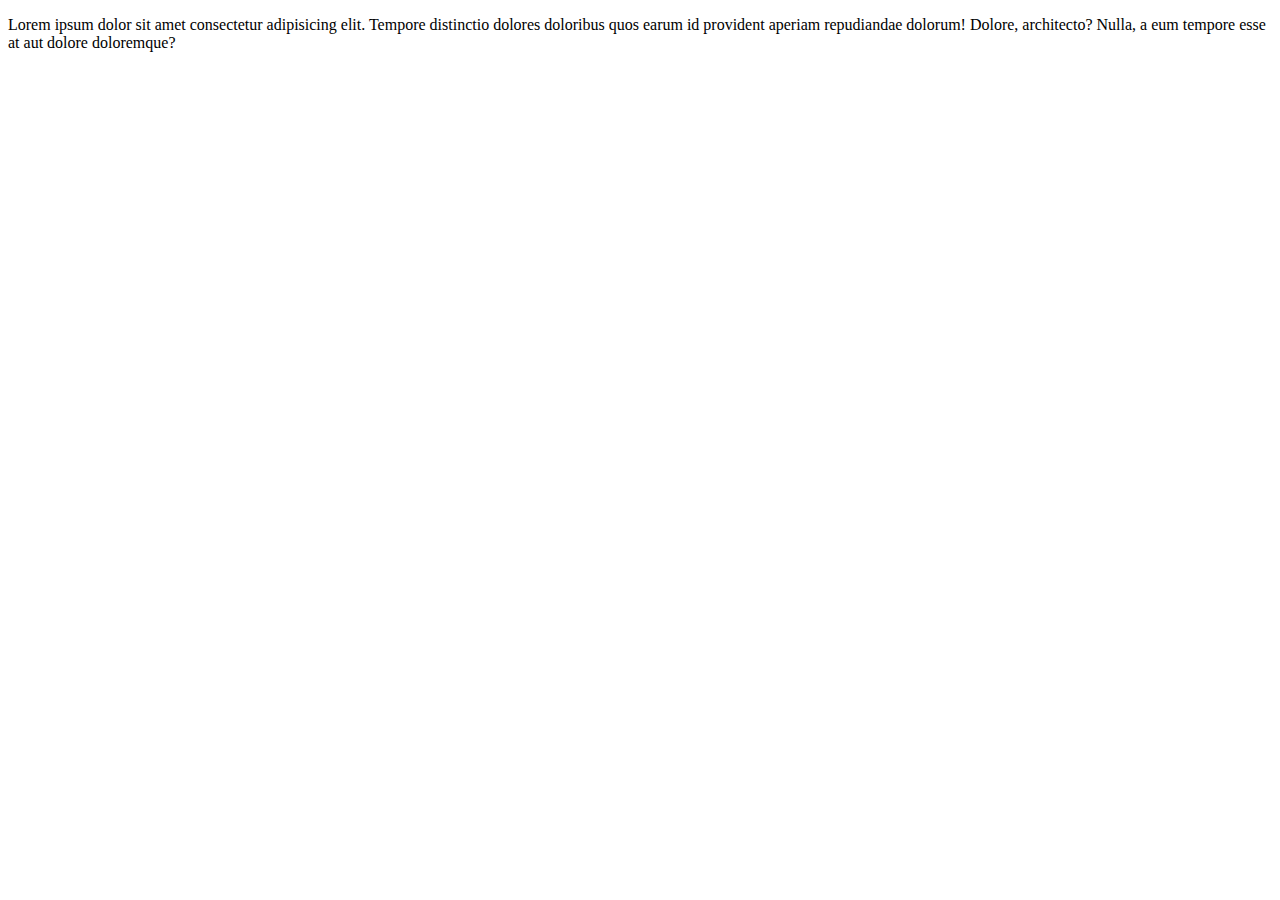
<file: Новая папка/html/index.html>
<!DOCTYPE html>
<html lang="en">
<head>
    <meta charset="UTF-8">
    <meta name="viewport" content="width=device-width, initial-scale=1.0">
    <title>моя первая страница</title>
</head>
<body>
    <p> Lorem ipsum dolor sit amet consectetur adipisicing elit. Tempore distinctio dolores doloribus quos earum id provident aperiam repudiandae dolorum! Dolore, architecto? Nulla, a eum tempore esse at aut dolore doloremque?</p>
</body>
</html>
</file>
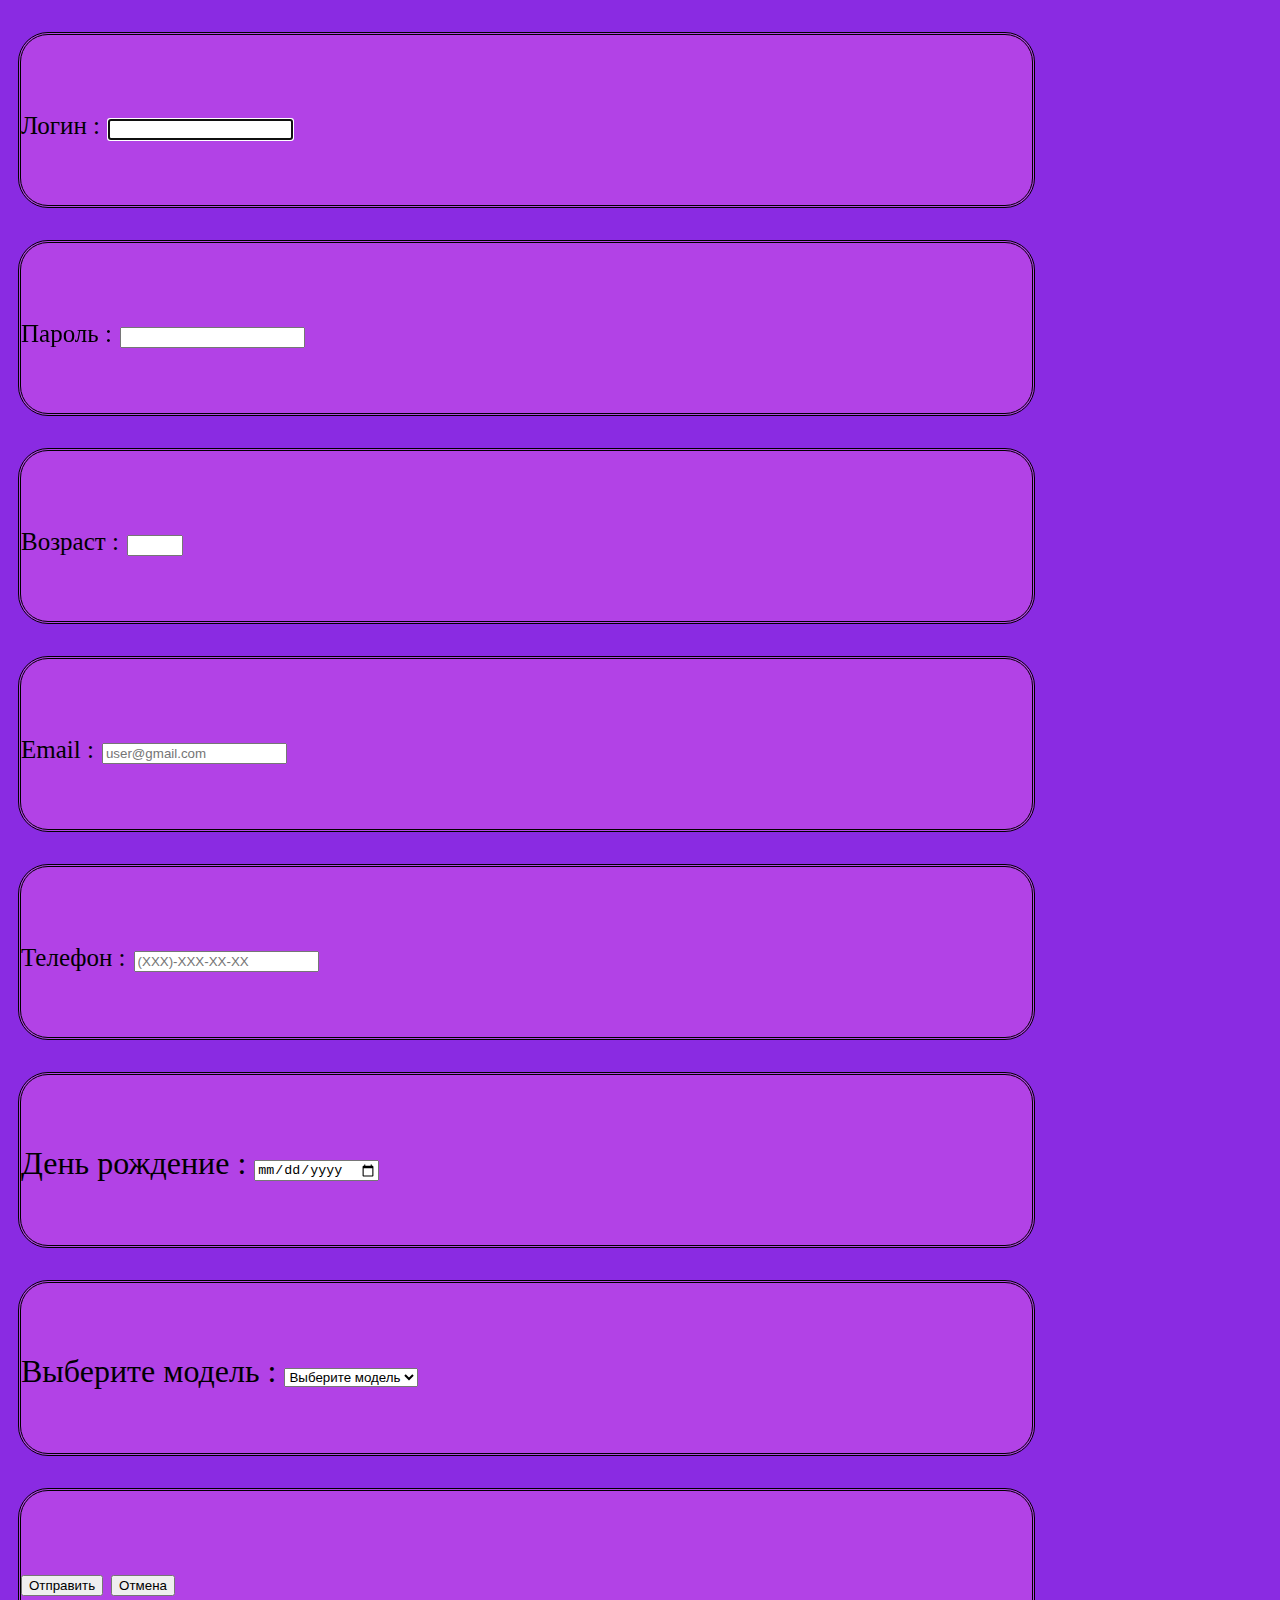
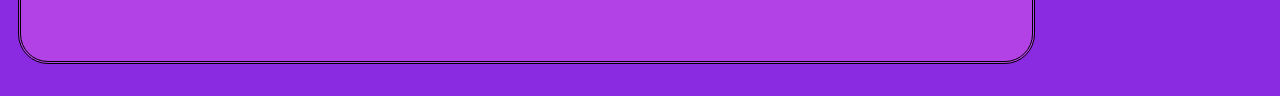
<file: Новая папка/html/index_1.html>
<!DOCTYPE html>
<html>
    <head>
        <title>Формы в HTML5</title>
        
        <style> 
            body {background-color: blueviolet;}
        </style>
        <link rel="stylesheet" type="text/css" href="style.css">
    </head>
    <body>
        <form method="post" action="example.php">
            <p>
                <label for="login" style="font-size:25px;">Логин :</label>
                <input  type="placeholder" name="login" id="login" autofocus/>
            </p>
            <p>
                <label for="password" style="font-size: 25px;">Пароль :</label>
                <input type="password" name="password" id="password" />
            </p>
            <p>
                <label for="age" style="font-size: 25px;">Возраст :</label>
            <input type="number" step="1" min="1" max="35" id="age" />
            </p>
            <p>
                <label for="email" style="font-size: 25px;">Email :</label>
                <input type="email" placeholder="user@gmail.com" id="email" name="email"/>
            </p>
            <p>
                <label for="phone" style="font-size: 25px;">Телефон :</label>
                <input type="tel" placeholder="(XXX)-XXX-XX-XX" id="phone" name="phone"/>
            </p>
            <p>
                <label for="date">День рождение :</label>
                <input type="date" id="date" name="data"/>
            </p>
            <p>
                <label for="model">Выберите модель :</label>
                <select id="model" name="model">
                    <option disabled selected> Выберите модель</option>
                    <optgroup label="Apple">
                    <option  value="iPhone 6s"> iPhone 6s</option>
                    <option  value="iPhone 6s plus"> iPhone 6s Plus</option>
                </optgroup>
                <optgroup label="Microsoft">
                    <option value="lumia 950"> Lumia 950</option>
                    <option value="nexus 5x"> Nexus 5x</option>
                    <option value="galaxy s7"> Galaxy s7</option>
                </optgroup>
                </select>
            </p>
            <p>
                <button type="submit" formmethod="get" 
                formaction="index.html">Отправить</button>
                <button type="reset">Отмена</button>
            </p>
        </form>
        
        
        
        <!-- <h2>Выберите технологии</h2>
        <p>
            <input type="checkbox" checked name="HTML5"/>HTML5
        </p>
        <p>
            <input type="checkbox" name="dotnet"/>.NET
        </p>
        <p>
            <input type="checkbox" name="Java"/>Java
        </p>
        <h2>Укажите пол</h2>
        <p>
            <input type="radio" value="man" checked name="gender"/> мужской 
        </p>
        <p>
            <input type="radio" value="woman" name="gender"/> женский
        </p> -->
        <!-- <input list="phoneslist" type="text" name="model" placeholder="Введите модель"/> -->
    <!-- <datalist id="phoneslist"> -->
        <!-- <option value="iPhone 6s" label="54000"/> -->
                <!-- <option value="Lumia 590">335000</option> -->
                <!-- <option value="Nexus 5x"/> --> 
            <!-- </datalist> -->
            <!-- <input type="password"/> -->
            <!-- <input type="password"/> -->
            <!-- <input type="radio"/> -->
            <!-- <input type="checkbox"/> -->
            <!-- <textarea></textarea> -->
            <!-- <input type="submit" value="Войти"/> -->
            <!-- <button>Войти</button> -->
            
        
    </body>
</html>
</file>
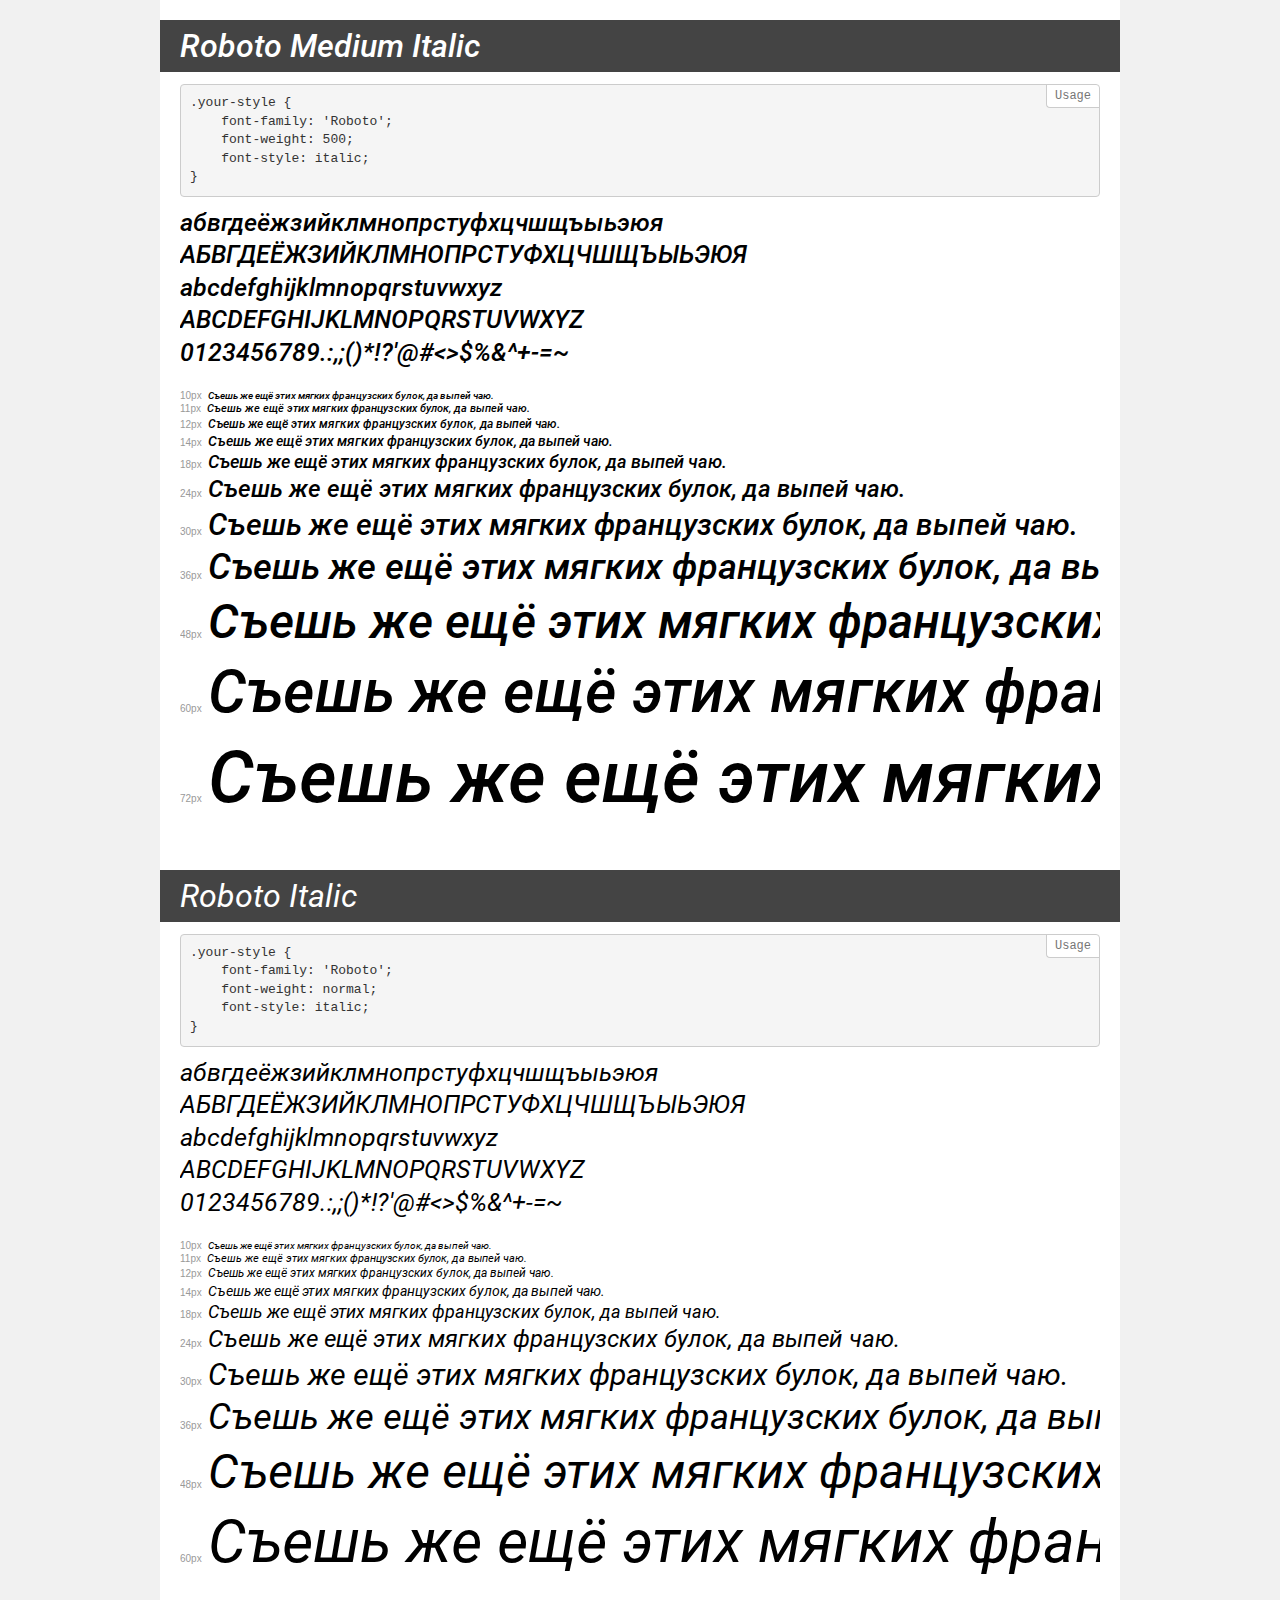
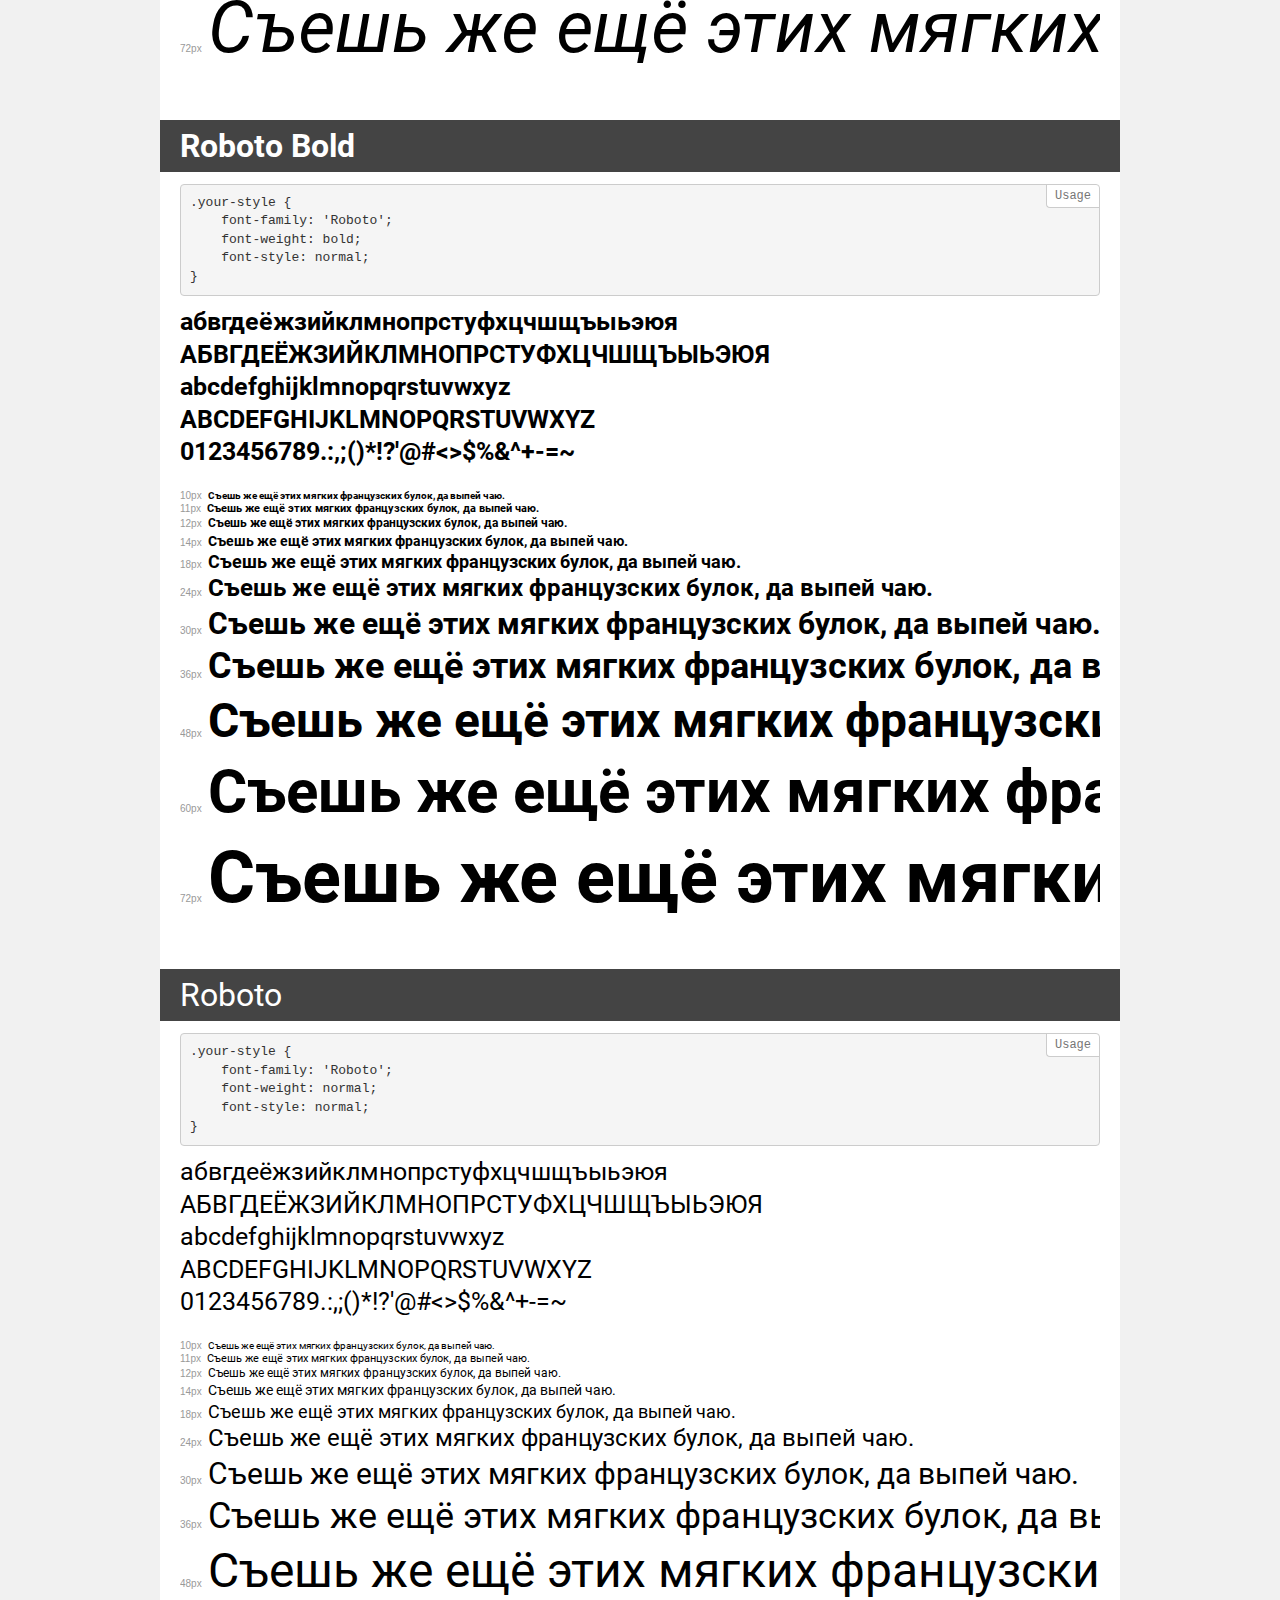
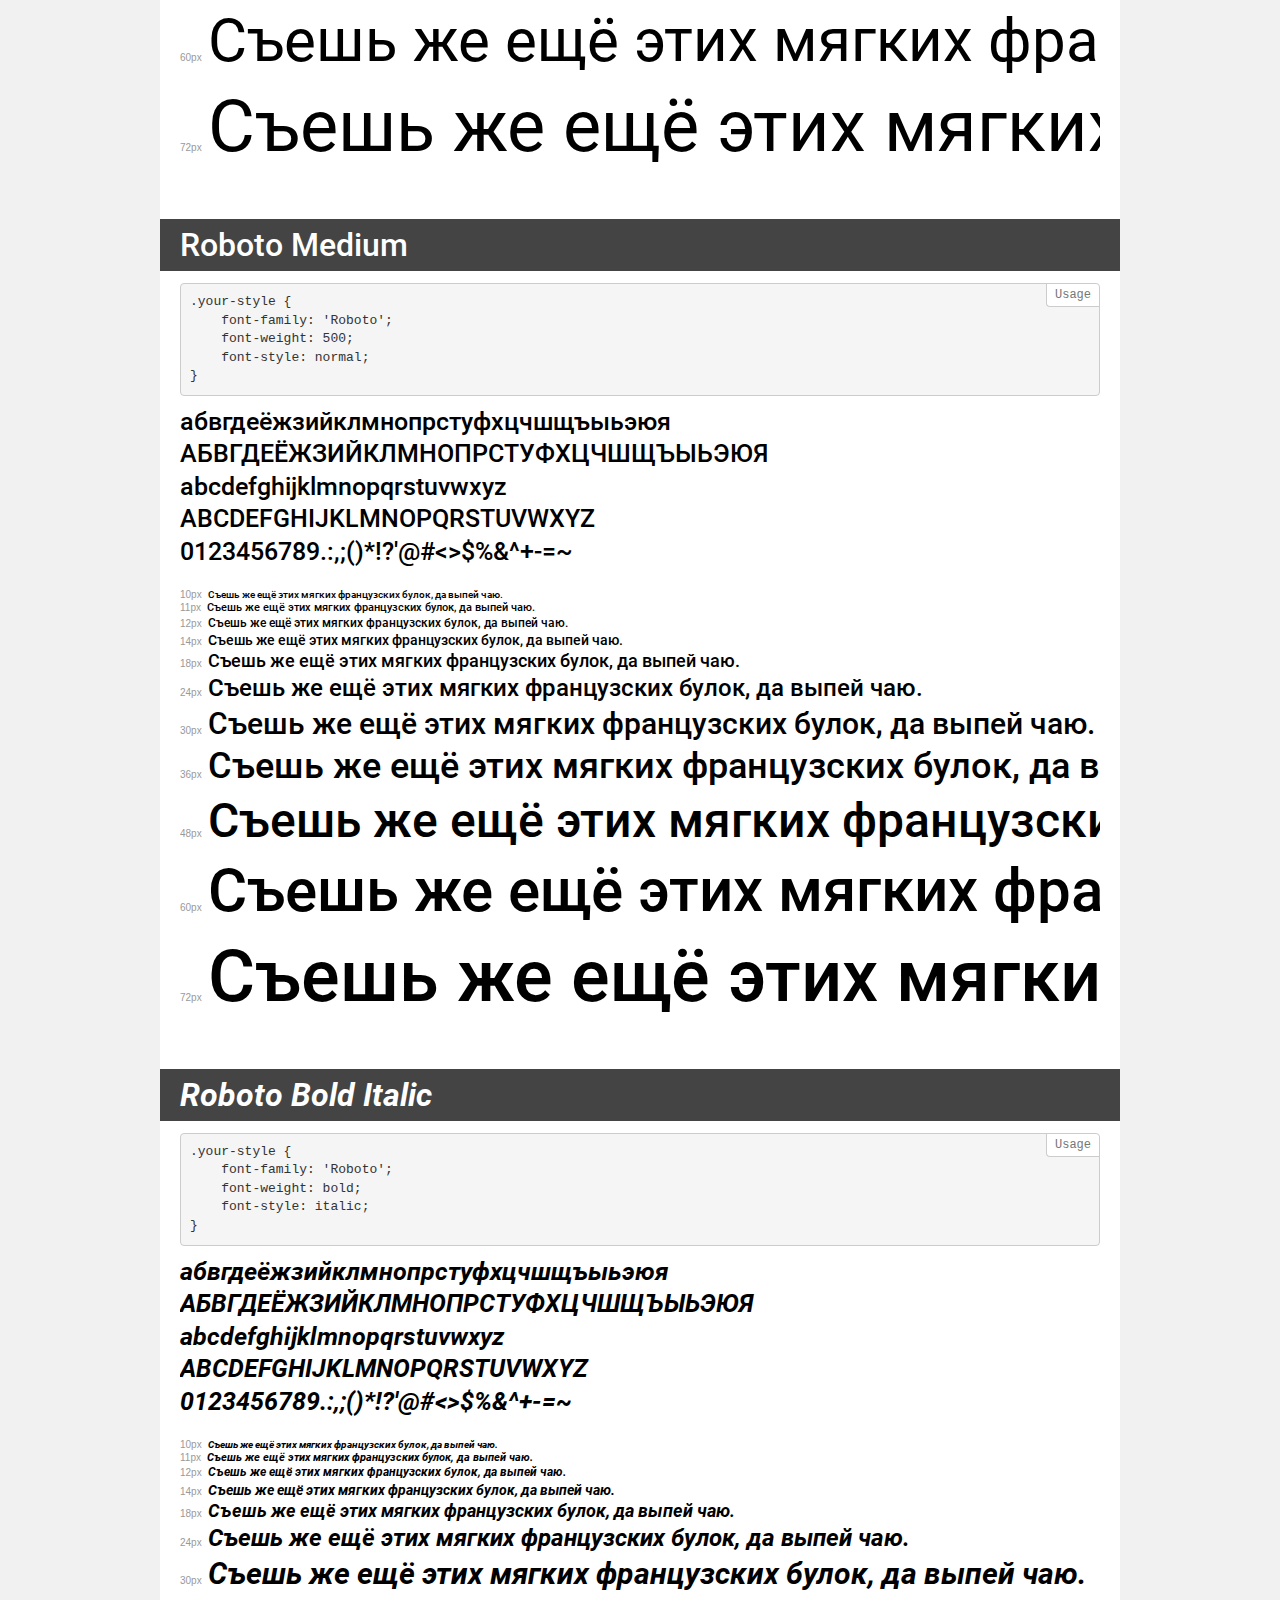
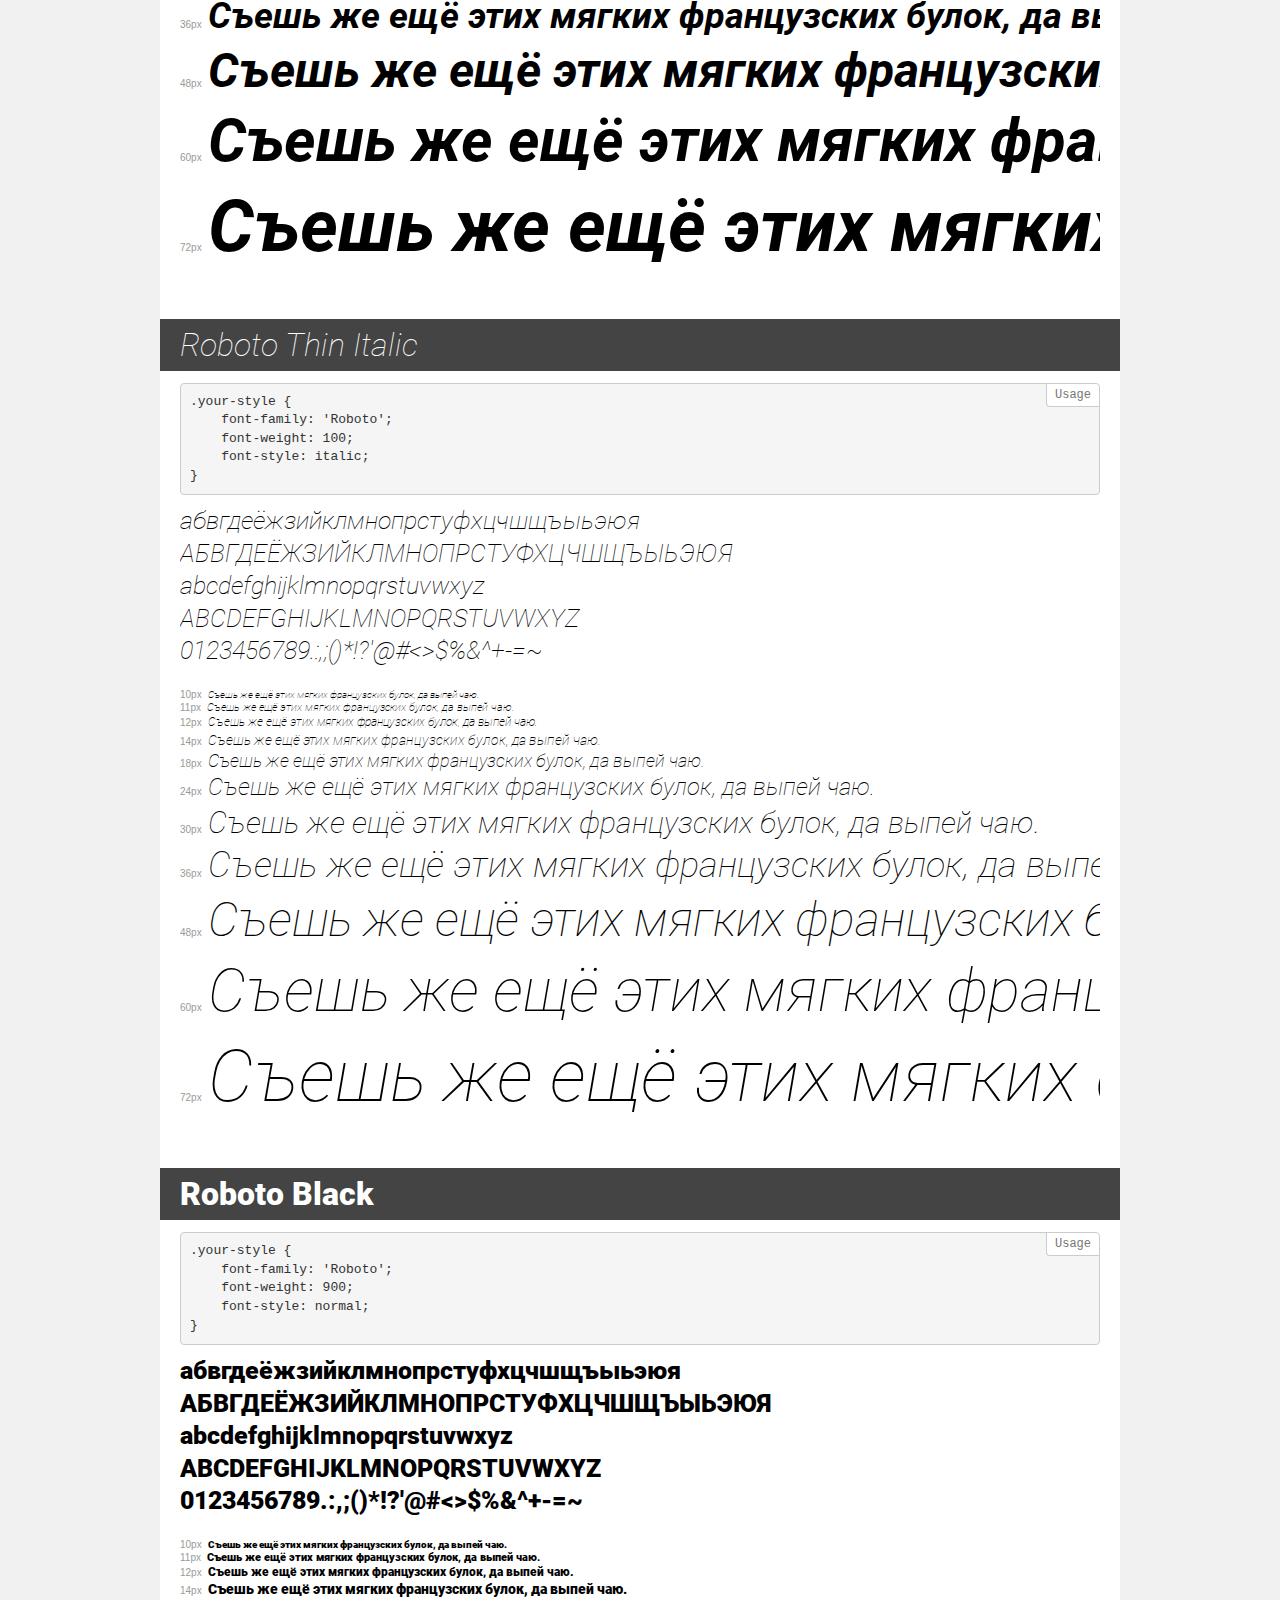
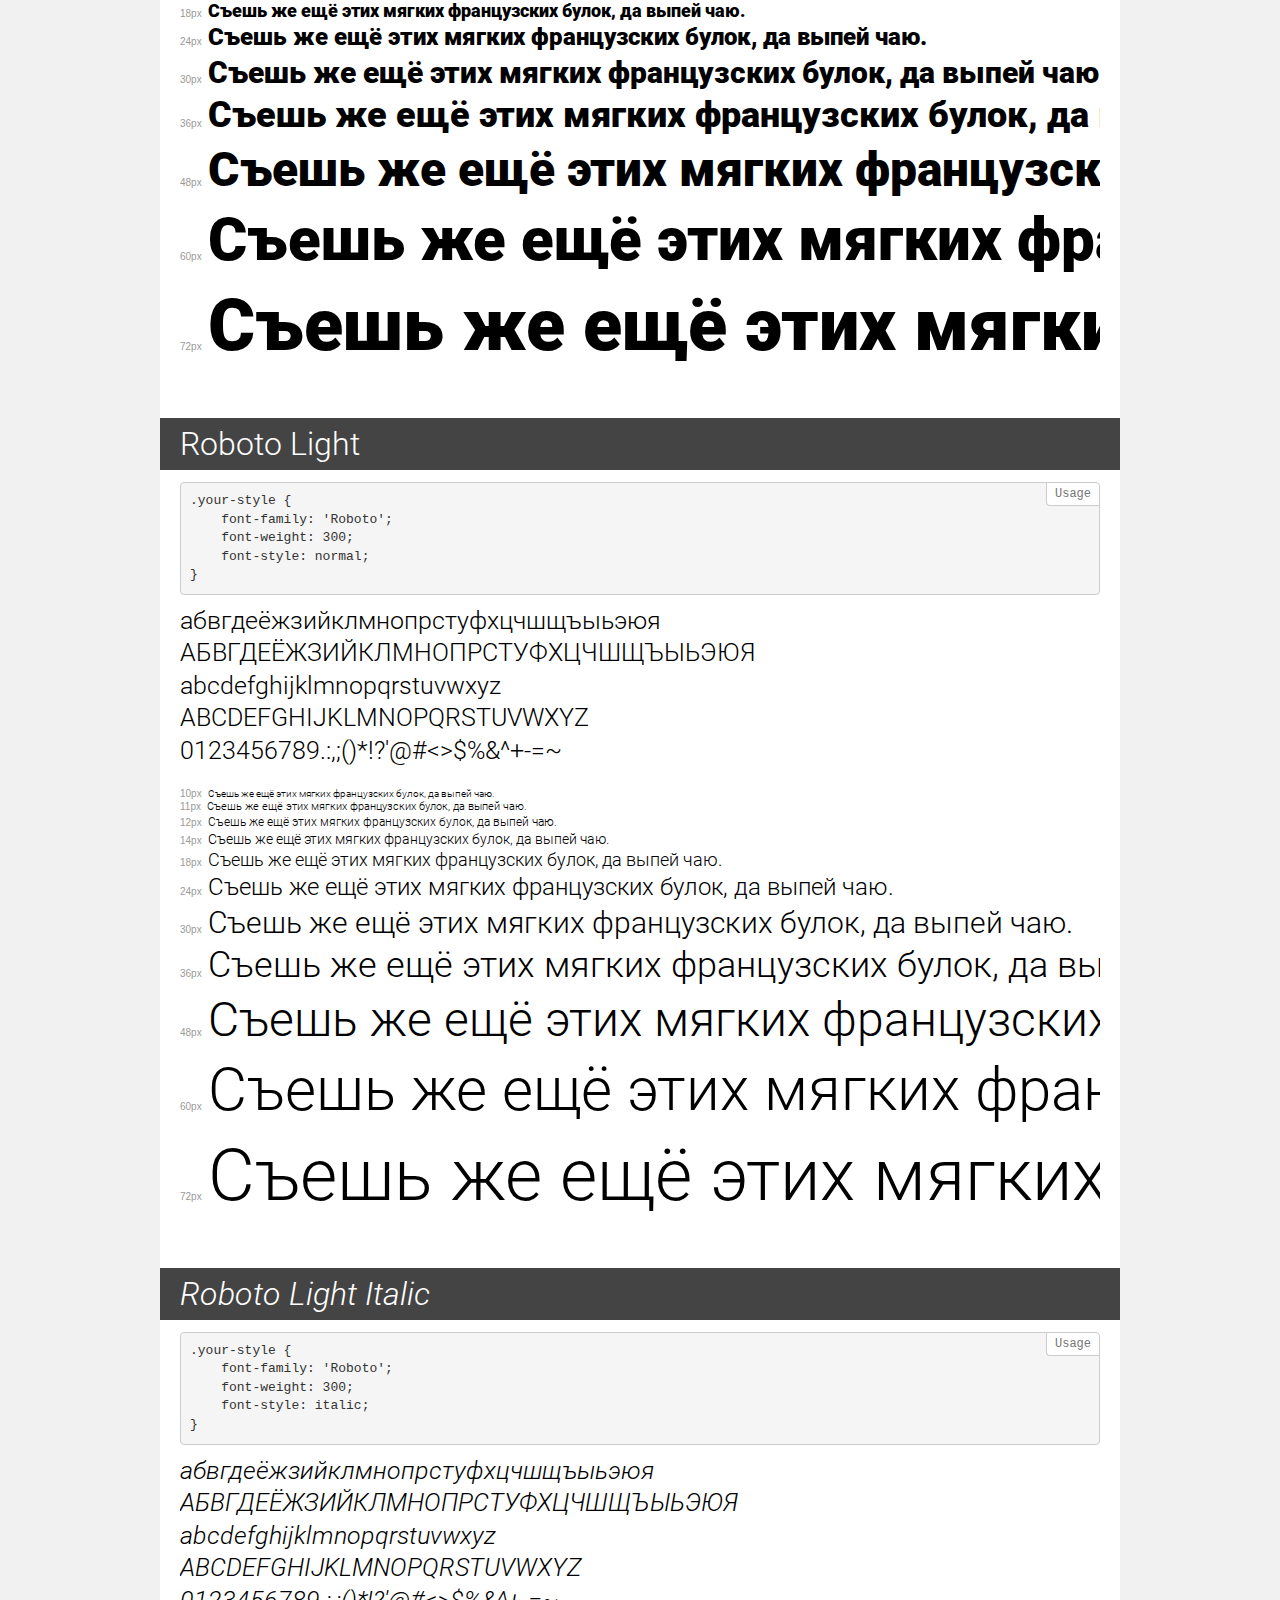
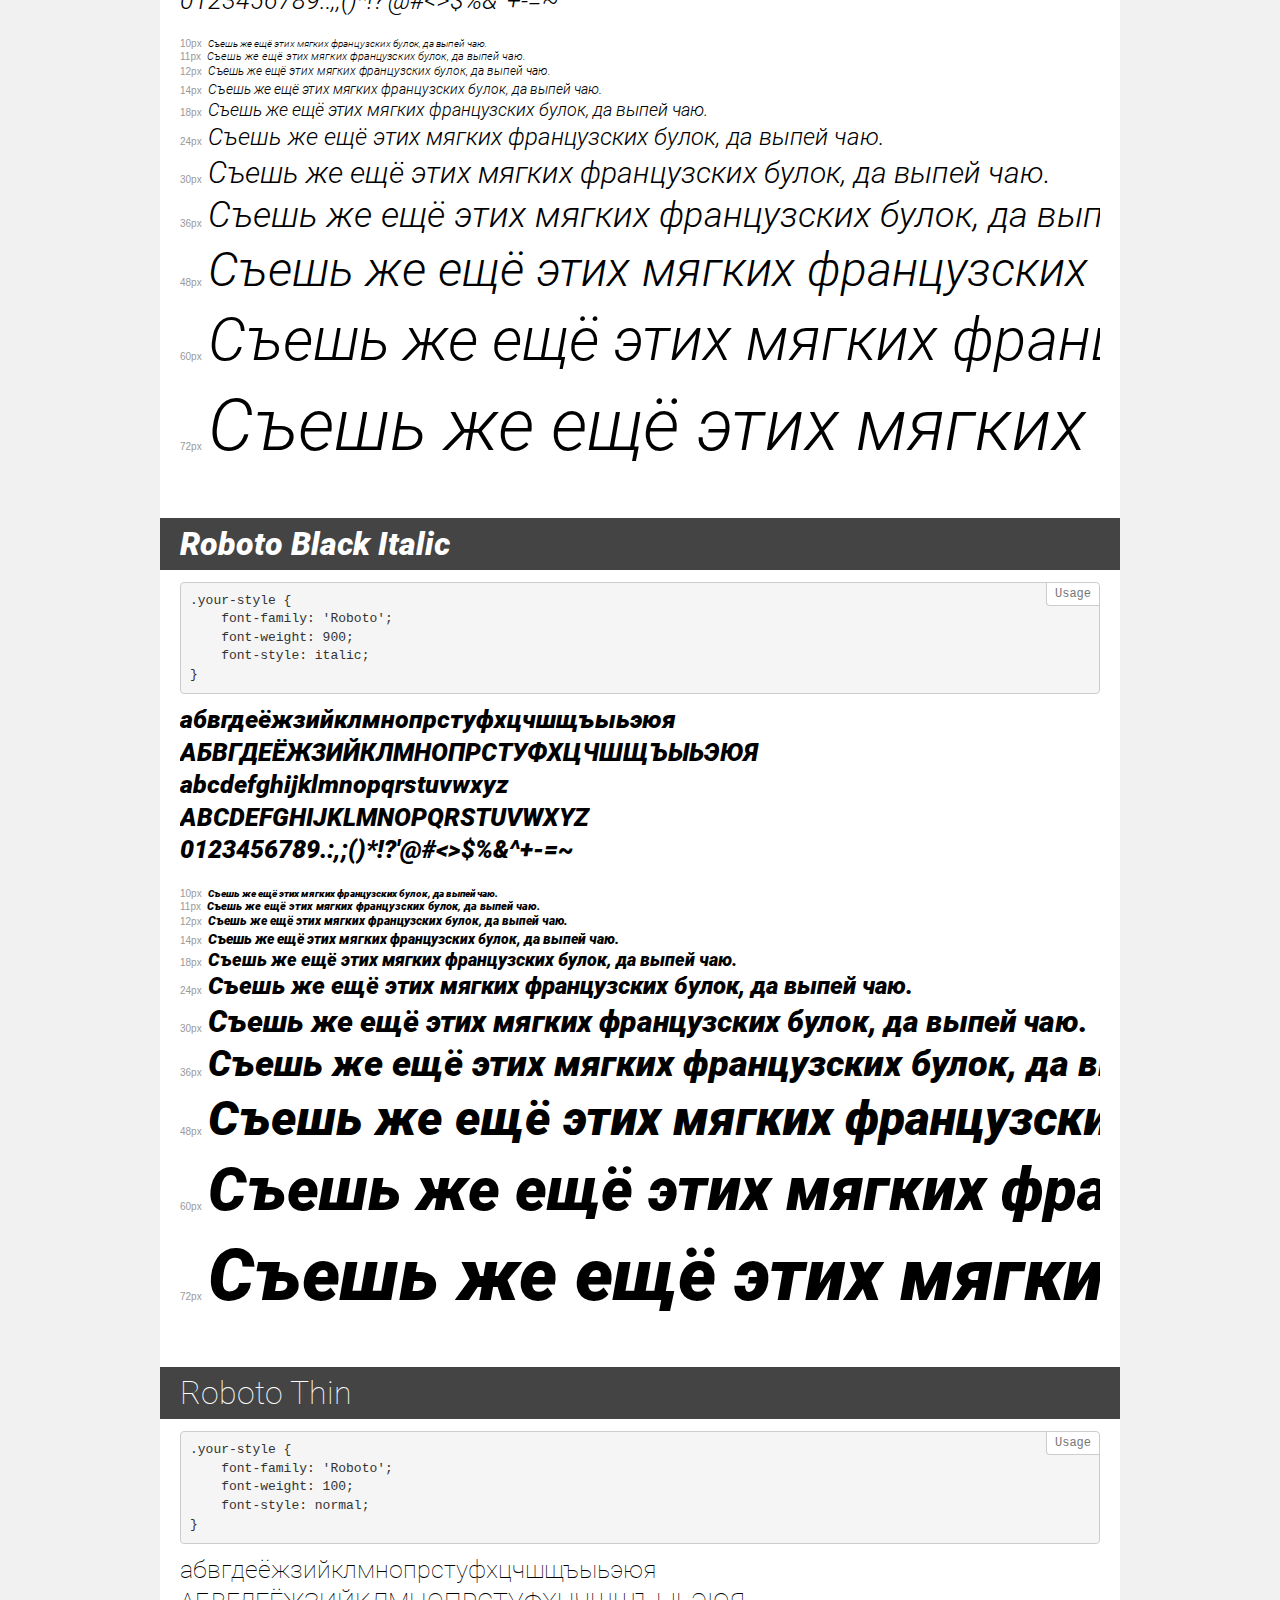
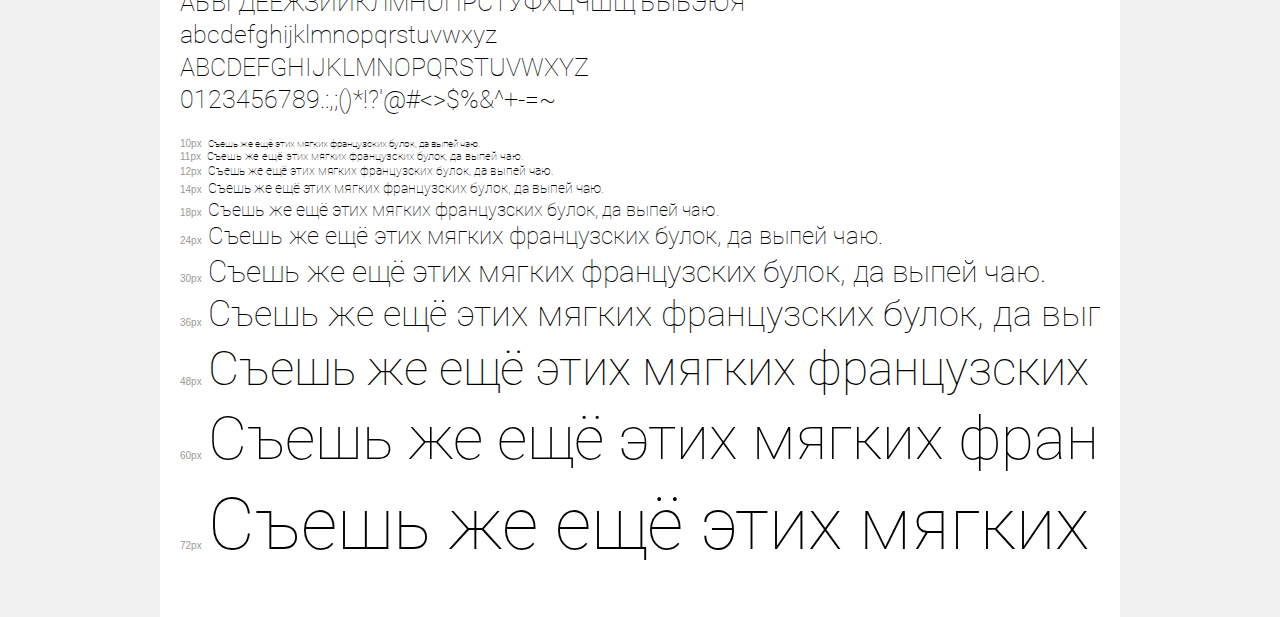
<file: Новая папка/Roboto/demo.html>
<!DOCTYPE html>
<html>
<head>
    <meta charset="utf-8">
    <meta http-equiv="X-UA-Compatible" content="IE=edge">
    <meta name="viewport" content="width=device-width, initial-scale=1">
    <meta name="robots" content="noindex, noarchive">
    <title>Transfonter demo</title>
    <link href="stylesheet.css" rel="stylesheet">
    <style>
        /*
        http://meyerweb.com/eric/tools/css/reset/
        v2.0 | 20110126
        License: none (public domain)
        */
        html, body, div, span, applet, object, iframe,
        h1, h2, h3, h4, h5, h6, p, blockquote, pre,
        a, abbr, acronym, address, big, cite, code,
        del, dfn, em, img, ins, kbd, q, s, samp,
        small, strike, strong, sub, sup, tt, var,
        b, u, i, center,
        dl, dt, dd, ol, ul, li,
        fieldset, form, label, legend,
        table, caption, tbody, tfoot, thead, tr, th, td,
        article, aside, canvas, details, embed,
        figure, figcaption, footer, header, hgroup,
        menu, nav, output, ruby, section, summary,
        time, mark, audio, video {
            margin: 0;
            padding: 0;
            border: 0;
            font-size: 100%;
            font: inherit;
            vertical-align: baseline;
        }
        /* HTML5 display-role reset for older browsers */
        article, aside, details, figcaption, figure,
        footer, header, hgroup, menu, nav, section {
            display: block;
        }
        body {
            line-height: 1;
        }
        ol, ul {
            list-style: none;
        }
        blockquote, q {
            quotes: none;
        }
        blockquote:before, blockquote:after,
        q:before, q:after {
            content: '';
            content: none;
        }
        table {
            border-collapse: collapse;
            border-spacing: 0;
        }
        /* common styles */
        body {
            background: #f1f1f1;
            color: #000;
        }
        .page {
            background: #fff;
            width: 920px;
            margin: 0 auto;
            padding: 20px 20px 0 20px;
            overflow: hidden;
        }
        .font-container {
            overflow-x: auto;
            overflow-y: hidden;
            margin-bottom: 40px;
            line-height: 1.3;
            white-space: nowrap;
            padding-bottom: 5px;
        }
        h1 {
            position: relative;
            background: #444;
            font-size: 32px;
            color: #fff;
            padding: 10px 20px;
            margin: 0 -20px 12px -20px;
        }
        .letters {
            font-size: 25px;
            margin-bottom: 20px;
        }
        .s10:before {
            content: '10px';
        }
        .s11:before {
            content: '11px';
        }
        .s12:before {
            content: '12px';
        }
        .s14:before {
            content: '14px';
        }
        .s18:before {
            content: '18px';
        }
        .s24:before {
            content: '24px';
        }
        .s30:before {
            content: '30px';
        }
        .s36:before {
            content: '36px';
        }
        .s48:before {
            content: '48px';
        }
        .s60:before {
            content: '60px';
        }
        .s72:before {
            content: '72px';
        }
        .s10:before, .s11:before, .s12:before, .s14:before,
        .s18:before, .s24:before, .s30:before, .s36:before,
        .s48:before, .s60:before, .s72:before {
            font-family: Arial, sans-serif;
            font-size: 10px;
            font-weight: normal;
            font-style: normal;
            color: #999;
            padding-right: 6px;
        }
        pre {
            display: block;
            position: relative;
            padding: 9px;
            margin: 0 0 10px;
            font-family: Monaco, Menlo, Consolas, "Courier New", monospace !important;
            font-size: 13px;
            line-height: 1.428571429;
            color: #333;
            font-weight: normal !important;
            font-style: normal !important;
            background-color: #f5f5f5;
            border: 1px solid #ccc;
            overflow-x: auto;
            border-radius: 4px;
        }
        pre:after {
            display: block;
            position: absolute;
            right: 0;
            top: 0;
            content: 'Usage';
            line-height: 1;
            padding: 5px 8px;
            font-size: 12px;
            color: #767676;
            background-color: #fff;
            border: 1px solid #ccc;
            border-right: none;
            border-top: none;
            border-radius: 0 4px 0 4px;
            z-index: 10;
        }
        /* responsive */
        @media (max-width: 959px) {
            .page {
                width: auto;
                margin: 0;
            }
        }
    </style>
</head>
<body>
<div class="page">
    <div class="demo" style="font-family: 'Roboto'; font-weight: 500; font-style: italic;">
        <h1>Roboto Medium Italic</h1>
        <pre>.your-style {
    font-family: 'Roboto';
    font-weight: 500;
    font-style: italic;
}</pre>
        <div class="font-container">
            <p class="letters">
                абвгдеёжзийклмнопрстуфхцчшщъыьэюя<br>
АБВГДЕЁЖЗИЙКЛМНОПРСТУФХЦЧШЩЪЫЬЭЮЯ<br>
abcdefghijklmnopqrstuvwxyz<br>
ABCDEFGHIJKLMNOPQRSTUVWXYZ<br>
                0123456789.:,;()*!?'@#<>$%&^+-=~
            </p>
            <p class="s10" style="font-size: 10px;">Съешь же ещё этих мягких французских булок, да выпей чаю.</p>
            <p class="s11" style="font-size: 11px;">Съешь же ещё этих мягких французских булок, да выпей чаю.</p>
            <p class="s12" style="font-size: 12px;">Съешь же ещё этих мягких французских булок, да выпей чаю.</p>
            <p class="s14" style="font-size: 14px;">Съешь же ещё этих мягких французских булок, да выпей чаю.</p>
            <p class="s18" style="font-size: 18px;">Съешь же ещё этих мягких французских булок, да выпей чаю.</p>
            <p class="s24" style="font-size: 24px;">Съешь же ещё этих мягких французских булок, да выпей чаю.</p>
            <p class="s30" style="font-size: 30px;">Съешь же ещё этих мягких французских булок, да выпей чаю.</p>
            <p class="s36" style="font-size: 36px;">Съешь же ещё этих мягких французских булок, да выпей чаю.</p>
            <p class="s48" style="font-size: 48px;">Съешь же ещё этих мягких французских булок, да выпей чаю.</p>
            <p class="s60" style="font-size: 60px;">Съешь же ещё этих мягких французских булок, да выпей чаю.</p>
            <p class="s72" style="font-size: 72px;">Съешь же ещё этих мягких французских булок, да выпей чаю.</p>
        </div>
    </div>
    <div class="demo" style="font-family: 'Roboto'; font-weight: normal; font-style: italic;">
        <h1>Roboto Italic</h1>
        <pre>.your-style {
    font-family: 'Roboto';
    font-weight: normal;
    font-style: italic;
}</pre>
        <div class="font-container">
            <p class="letters">
                абвгдеёжзийклмнопрстуфхцчшщъыьэюя<br>
АБВГДЕЁЖЗИЙКЛМНОПРСТУФХЦЧШЩЪЫЬЭЮЯ<br>
abcdefghijklmnopqrstuvwxyz<br>
ABCDEFGHIJKLMNOPQRSTUVWXYZ<br>
                0123456789.:,;()*!?'@#<>$%&^+-=~
            </p>
            <p class="s10" style="font-size: 10px;">Съешь же ещё этих мягких французских булок, да выпей чаю.</p>
            <p class="s11" style="font-size: 11px;">Съешь же ещё этих мягких французских булок, да выпей чаю.</p>
            <p class="s12" style="font-size: 12px;">Съешь же ещё этих мягких французских булок, да выпей чаю.</p>
            <p class="s14" style="font-size: 14px;">Съешь же ещё этих мягких французских булок, да выпей чаю.</p>
            <p class="s18" style="font-size: 18px;">Съешь же ещё этих мягких французских булок, да выпей чаю.</p>
            <p class="s24" style="font-size: 24px;">Съешь же ещё этих мягких французских булок, да выпей чаю.</p>
            <p class="s30" style="font-size: 30px;">Съешь же ещё этих мягких французских булок, да выпей чаю.</p>
            <p class="s36" style="font-size: 36px;">Съешь же ещё этих мягких французских булок, да выпей чаю.</p>
            <p class="s48" style="font-size: 48px;">Съешь же ещё этих мягких французских булок, да выпей чаю.</p>
            <p class="s60" style="font-size: 60px;">Съешь же ещё этих мягких французских булок, да выпей чаю.</p>
            <p class="s72" style="font-size: 72px;">Съешь же ещё этих мягких французских булок, да выпей чаю.</p>
        </div>
    </div>
    <div class="demo" style="font-family: 'Roboto'; font-weight: bold; font-style: normal;">
        <h1>Roboto Bold</h1>
        <pre>.your-style {
    font-family: 'Roboto';
    font-weight: bold;
    font-style: normal;
}</pre>
        <div class="font-container">
            <p class="letters">
                абвгдеёжзийклмнопрстуфхцчшщъыьэюя<br>
АБВГДЕЁЖЗИЙКЛМНОПРСТУФХЦЧШЩЪЫЬЭЮЯ<br>
abcdefghijklmnopqrstuvwxyz<br>
ABCDEFGHIJKLMNOPQRSTUVWXYZ<br>
                0123456789.:,;()*!?'@#<>$%&^+-=~
            </p>
            <p class="s10" style="font-size: 10px;">Съешь же ещё этих мягких французских булок, да выпей чаю.</p>
            <p class="s11" style="font-size: 11px;">Съешь же ещё этих мягких французских булок, да выпей чаю.</p>
            <p class="s12" style="font-size: 12px;">Съешь же ещё этих мягких французских булок, да выпей чаю.</p>
            <p class="s14" style="font-size: 14px;">Съешь же ещё этих мягких французских булок, да выпей чаю.</p>
            <p class="s18" style="font-size: 18px;">Съешь же ещё этих мягких французских булок, да выпей чаю.</p>
            <p class="s24" style="font-size: 24px;">Съешь же ещё этих мягких французских булок, да выпей чаю.</p>
            <p class="s30" style="font-size: 30px;">Съешь же ещё этих мягких французских булок, да выпей чаю.</p>
            <p class="s36" style="font-size: 36px;">Съешь же ещё этих мягких французских булок, да выпей чаю.</p>
            <p class="s48" style="font-size: 48px;">Съешь же ещё этих мягких французских булок, да выпей чаю.</p>
            <p class="s60" style="font-size: 60px;">Съешь же ещё этих мягких французских булок, да выпей чаю.</p>
            <p class="s72" style="font-size: 72px;">Съешь же ещё этих мягких французских булок, да выпей чаю.</p>
        </div>
    </div>
    <div class="demo" style="font-family: 'Roboto'; font-weight: normal; font-style: normal;">
        <h1>Roboto</h1>
        <pre>.your-style {
    font-family: 'Roboto';
    font-weight: normal;
    font-style: normal;
}</pre>
        <div class="font-container">
            <p class="letters">
                абвгдеёжзийклмнопрстуфхцчшщъыьэюя<br>
АБВГДЕЁЖЗИЙКЛМНОПРСТУФХЦЧШЩЪЫЬЭЮЯ<br>
abcdefghijklmnopqrstuvwxyz<br>
ABCDEFGHIJKLMNOPQRSTUVWXYZ<br>
                0123456789.:,;()*!?'@#<>$%&^+-=~
            </p>
            <p class="s10" style="font-size: 10px;">Съешь же ещё этих мягких французских булок, да выпей чаю.</p>
            <p class="s11" style="font-size: 11px;">Съешь же ещё этих мягких французских булок, да выпей чаю.</p>
            <p class="s12" style="font-size: 12px;">Съешь же ещё этих мягких французских булок, да выпей чаю.</p>
            <p class="s14" style="font-size: 14px;">Съешь же ещё этих мягких французских булок, да выпей чаю.</p>
            <p class="s18" style="font-size: 18px;">Съешь же ещё этих мягких французских булок, да выпей чаю.</p>
            <p class="s24" style="font-size: 24px;">Съешь же ещё этих мягких французских булок, да выпей чаю.</p>
            <p class="s30" style="font-size: 30px;">Съешь же ещё этих мягких французских булок, да выпей чаю.</p>
            <p class="s36" style="font-size: 36px;">Съешь же ещё этих мягких французских булок, да выпей чаю.</p>
            <p class="s48" style="font-size: 48px;">Съешь же ещё этих мягких французских булок, да выпей чаю.</p>
            <p class="s60" style="font-size: 60px;">Съешь же ещё этих мягких французских булок, да выпей чаю.</p>
            <p class="s72" style="font-size: 72px;">Съешь же ещё этих мягких французских булок, да выпей чаю.</p>
        </div>
    </div>
    <div class="demo" style="font-family: 'Roboto'; font-weight: 500; font-style: normal;">
        <h1>Roboto Medium</h1>
        <pre>.your-style {
    font-family: 'Roboto';
    font-weight: 500;
    font-style: normal;
}</pre>
        <div class="font-container">
            <p class="letters">
                абвгдеёжзийклмнопрстуфхцчшщъыьэюя<br>
АБВГДЕЁЖЗИЙКЛМНОПРСТУФХЦЧШЩЪЫЬЭЮЯ<br>
abcdefghijklmnopqrstuvwxyz<br>
ABCDEFGHIJKLMNOPQRSTUVWXYZ<br>
                0123456789.:,;()*!?'@#<>$%&^+-=~
            </p>
            <p class="s10" style="font-size: 10px;">Съешь же ещё этих мягких французских булок, да выпей чаю.</p>
            <p class="s11" style="font-size: 11px;">Съешь же ещё этих мягких французских булок, да выпей чаю.</p>
            <p class="s12" style="font-size: 12px;">Съешь же ещё этих мягких французских булок, да выпей чаю.</p>
            <p class="s14" style="font-size: 14px;">Съешь же ещё этих мягких французских булок, да выпей чаю.</p>
            <p class="s18" style="font-size: 18px;">Съешь же ещё этих мягких французских булок, да выпей чаю.</p>
            <p class="s24" style="font-size: 24px;">Съешь же ещё этих мягких французских булок, да выпей чаю.</p>
            <p class="s30" style="font-size: 30px;">Съешь же ещё этих мягких французских булок, да выпей чаю.</p>
            <p class="s36" style="font-size: 36px;">Съешь же ещё этих мягких французских булок, да выпей чаю.</p>
            <p class="s48" style="font-size: 48px;">Съешь же ещё этих мягких французских булок, да выпей чаю.</p>
            <p class="s60" style="font-size: 60px;">Съешь же ещё этих мягких французских булок, да выпей чаю.</p>
            <p class="s72" style="font-size: 72px;">Съешь же ещё этих мягких французских булок, да выпей чаю.</p>
        </div>
    </div>
    <div class="demo" style="font-family: 'Roboto'; font-weight: bold; font-style: italic;">
        <h1>Roboto Bold Italic</h1>
        <pre>.your-style {
    font-family: 'Roboto';
    font-weight: bold;
    font-style: italic;
}</pre>
        <div class="font-container">
            <p class="letters">
                абвгдеёжзийклмнопрстуфхцчшщъыьэюя<br>
АБВГДЕЁЖЗИЙКЛМНОПРСТУФХЦЧШЩЪЫЬЭЮЯ<br>
abcdefghijklmnopqrstuvwxyz<br>
ABCDEFGHIJKLMNOPQRSTUVWXYZ<br>
                0123456789.:,;()*!?'@#<>$%&^+-=~
            </p>
            <p class="s10" style="font-size: 10px;">Съешь же ещё этих мягких французских булок, да выпей чаю.</p>
            <p class="s11" style="font-size: 11px;">Съешь же ещё этих мягких французских булок, да выпей чаю.</p>
            <p class="s12" style="font-size: 12px;">Съешь же ещё этих мягких французских булок, да выпей чаю.</p>
            <p class="s14" style="font-size: 14px;">Съешь же ещё этих мягких французских булок, да выпей чаю.</p>
            <p class="s18" style="font-size: 18px;">Съешь же ещё этих мягких французских булок, да выпей чаю.</p>
            <p class="s24" style="font-size: 24px;">Съешь же ещё этих мягких французских булок, да выпей чаю.</p>
            <p class="s30" style="font-size: 30px;">Съешь же ещё этих мягких французских булок, да выпей чаю.</p>
            <p class="s36" style="font-size: 36px;">Съешь же ещё этих мягких французских булок, да выпей чаю.</p>
            <p class="s48" style="font-size: 48px;">Съешь же ещё этих мягких французских булок, да выпей чаю.</p>
            <p class="s60" style="font-size: 60px;">Съешь же ещё этих мягких французских булок, да выпей чаю.</p>
            <p class="s72" style="font-size: 72px;">Съешь же ещё этих мягких французских булок, да выпей чаю.</p>
        </div>
    </div>
    <div class="demo" style="font-family: 'Roboto'; font-weight: 100; font-style: italic;">
        <h1>Roboto Thin Italic</h1>
        <pre>.your-style {
    font-family: 'Roboto';
    font-weight: 100;
    font-style: italic;
}</pre>
        <div class="font-container">
            <p class="letters">
                абвгдеёжзийклмнопрстуфхцчшщъыьэюя<br>
АБВГДЕЁЖЗИЙКЛМНОПРСТУФХЦЧШЩЪЫЬЭЮЯ<br>
abcdefghijklmnopqrstuvwxyz<br>
ABCDEFGHIJKLMNOPQRSTUVWXYZ<br>
                0123456789.:,;()*!?'@#<>$%&^+-=~
            </p>
            <p class="s10" style="font-size: 10px;">Съешь же ещё этих мягких французских булок, да выпей чаю.</p>
            <p class="s11" style="font-size: 11px;">Съешь же ещё этих мягких французских булок, да выпей чаю.</p>
            <p class="s12" style="font-size: 12px;">Съешь же ещё этих мягких французских булок, да выпей чаю.</p>
            <p class="s14" style="font-size: 14px;">Съешь же ещё этих мягких французских булок, да выпей чаю.</p>
            <p class="s18" style="font-size: 18px;">Съешь же ещё этих мягких французских булок, да выпей чаю.</p>
            <p class="s24" style="font-size: 24px;">Съешь же ещё этих мягких французских булок, да выпей чаю.</p>
            <p class="s30" style="font-size: 30px;">Съешь же ещё этих мягких французских булок, да выпей чаю.</p>
            <p class="s36" style="font-size: 36px;">Съешь же ещё этих мягких французских булок, да выпей чаю.</p>
            <p class="s48" style="font-size: 48px;">Съешь же ещё этих мягких французских булок, да выпей чаю.</p>
            <p class="s60" style="font-size: 60px;">Съешь же ещё этих мягких французских булок, да выпей чаю.</p>
            <p class="s72" style="font-size: 72px;">Съешь же ещё этих мягких французских булок, да выпей чаю.</p>
        </div>
    </div>
    <div class="demo" style="font-family: 'Roboto'; font-weight: 900; font-style: normal;">
        <h1>Roboto Black</h1>
        <pre>.your-style {
    font-family: 'Roboto';
    font-weight: 900;
    font-style: normal;
}</pre>
        <div class="font-container">
            <p class="letters">
                абвгдеёжзийклмнопрстуфхцчшщъыьэюя<br>
АБВГДЕЁЖЗИЙКЛМНОПРСТУФХЦЧШЩЪЫЬЭЮЯ<br>
abcdefghijklmnopqrstuvwxyz<br>
ABCDEFGHIJKLMNOPQRSTUVWXYZ<br>
                0123456789.:,;()*!?'@#<>$%&^+-=~
            </p>
            <p class="s10" style="font-size: 10px;">Съешь же ещё этих мягких французских булок, да выпей чаю.</p>
            <p class="s11" style="font-size: 11px;">Съешь же ещё этих мягких французских булок, да выпей чаю.</p>
            <p class="s12" style="font-size: 12px;">Съешь же ещё этих мягких французских булок, да выпей чаю.</p>
            <p class="s14" style="font-size: 14px;">Съешь же ещё этих мягких французских булок, да выпей чаю.</p>
            <p class="s18" style="font-size: 18px;">Съешь же ещё этих мягких французских булок, да выпей чаю.</p>
            <p class="s24" style="font-size: 24px;">Съешь же ещё этих мягких французских булок, да выпей чаю.</p>
            <p class="s30" style="font-size: 30px;">Съешь же ещё этих мягких французских булок, да выпей чаю.</p>
            <p class="s36" style="font-size: 36px;">Съешь же ещё этих мягких французских булок, да выпей чаю.</p>
            <p class="s48" style="font-size: 48px;">Съешь же ещё этих мягких французских булок, да выпей чаю.</p>
            <p class="s60" style="font-size: 60px;">Съешь же ещё этих мягких французских булок, да выпей чаю.</p>
            <p class="s72" style="font-size: 72px;">Съешь же ещё этих мягких французских булок, да выпей чаю.</p>
        </div>
    </div>
    <div class="demo" style="font-family: 'Roboto'; font-weight: 300; font-style: normal;">
        <h1>Roboto Light</h1>
        <pre>.your-style {
    font-family: 'Roboto';
    font-weight: 300;
    font-style: normal;
}</pre>
        <div class="font-container">
            <p class="letters">
                абвгдеёжзийклмнопрстуфхцчшщъыьэюя<br>
АБВГДЕЁЖЗИЙКЛМНОПРСТУФХЦЧШЩЪЫЬЭЮЯ<br>
abcdefghijklmnopqrstuvwxyz<br>
ABCDEFGHIJKLMNOPQRSTUVWXYZ<br>
                0123456789.:,;()*!?'@#<>$%&^+-=~
            </p>
            <p class="s10" style="font-size: 10px;">Съешь же ещё этих мягких французских булок, да выпей чаю.</p>
            <p class="s11" style="font-size: 11px;">Съешь же ещё этих мягких французских булок, да выпей чаю.</p>
            <p class="s12" style="font-size: 12px;">Съешь же ещё этих мягких французских булок, да выпей чаю.</p>
            <p class="s14" style="font-size: 14px;">Съешь же ещё этих мягких французских булок, да выпей чаю.</p>
            <p class="s18" style="font-size: 18px;">Съешь же ещё этих мягких французских булок, да выпей чаю.</p>
            <p class="s24" style="font-size: 24px;">Съешь же ещё этих мягких французских булок, да выпей чаю.</p>
            <p class="s30" style="font-size: 30px;">Съешь же ещё этих мягких французских булок, да выпей чаю.</p>
            <p class="s36" style="font-size: 36px;">Съешь же ещё этих мягких французских булок, да выпей чаю.</p>
            <p class="s48" style="font-size: 48px;">Съешь же ещё этих мягких французских булок, да выпей чаю.</p>
            <p class="s60" style="font-size: 60px;">Съешь же ещё этих мягких французских булок, да выпей чаю.</p>
            <p class="s72" style="font-size: 72px;">Съешь же ещё этих мягких французских булок, да выпей чаю.</p>
        </div>
    </div>
    <div class="demo" style="font-family: 'Roboto'; font-weight: 300; font-style: italic;">
        <h1>Roboto Light Italic</h1>
        <pre>.your-style {
    font-family: 'Roboto';
    font-weight: 300;
    font-style: italic;
}</pre>
        <div class="font-container">
            <p class="letters">
                абвгдеёжзийклмнопрстуфхцчшщъыьэюя<br>
АБВГДЕЁЖЗИЙКЛМНОПРСТУФХЦЧШЩЪЫЬЭЮЯ<br>
abcdefghijklmnopqrstuvwxyz<br>
ABCDEFGHIJKLMNOPQRSTUVWXYZ<br>
                0123456789.:,;()*!?'@#<>$%&^+-=~
            </p>
            <p class="s10" style="font-size: 10px;">Съешь же ещё этих мягких французских булок, да выпей чаю.</p>
            <p class="s11" style="font-size: 11px;">Съешь же ещё этих мягких французских булок, да выпей чаю.</p>
            <p class="s12" style="font-size: 12px;">Съешь же ещё этих мягких французских булок, да выпей чаю.</p>
            <p class="s14" style="font-size: 14px;">Съешь же ещё этих мягких французских булок, да выпей чаю.</p>
            <p class="s18" style="font-size: 18px;">Съешь же ещё этих мягких французских булок, да выпей чаю.</p>
            <p class="s24" style="font-size: 24px;">Съешь же ещё этих мягких французских булок, да выпей чаю.</p>
            <p class="s30" style="font-size: 30px;">Съешь же ещё этих мягких французских булок, да выпей чаю.</p>
            <p class="s36" style="font-size: 36px;">Съешь же ещё этих мягких французских булок, да выпей чаю.</p>
            <p class="s48" style="font-size: 48px;">Съешь же ещё этих мягких французских булок, да выпей чаю.</p>
            <p class="s60" style="font-size: 60px;">Съешь же ещё этих мягких французских булок, да выпей чаю.</p>
            <p class="s72" style="font-size: 72px;">Съешь же ещё этих мягких французских булок, да выпей чаю.</p>
        </div>
    </div>
    <div class="demo" style="font-family: 'Roboto'; font-weight: 900; font-style: italic;">
        <h1>Roboto Black Italic</h1>
        <pre>.your-style {
    font-family: 'Roboto';
    font-weight: 900;
    font-style: italic;
}</pre>
        <div class="font-container">
            <p class="letters">
                абвгдеёжзийклмнопрстуфхцчшщъыьэюя<br>
АБВГДЕЁЖЗИЙКЛМНОПРСТУФХЦЧШЩЪЫЬЭЮЯ<br>
abcdefghijklmnopqrstuvwxyz<br>
ABCDEFGHIJKLMNOPQRSTUVWXYZ<br>
                0123456789.:,;()*!?'@#<>$%&^+-=~
            </p>
            <p class="s10" style="font-size: 10px;">Съешь же ещё этих мягких французских булок, да выпей чаю.</p>
            <p class="s11" style="font-size: 11px;">Съешь же ещё этих мягких французских булок, да выпей чаю.</p>
            <p class="s12" style="font-size: 12px;">Съешь же ещё этих мягких французских булок, да выпей чаю.</p>
            <p class="s14" style="font-size: 14px;">Съешь же ещё этих мягких французских булок, да выпей чаю.</p>
            <p class="s18" style="font-size: 18px;">Съешь же ещё этих мягких французских булок, да выпей чаю.</p>
            <p class="s24" style="font-size: 24px;">Съешь же ещё этих мягких французских булок, да выпей чаю.</p>
            <p class="s30" style="font-size: 30px;">Съешь же ещё этих мягких французских булок, да выпей чаю.</p>
            <p class="s36" style="font-size: 36px;">Съешь же ещё этих мягких французских булок, да выпей чаю.</p>
            <p class="s48" style="font-size: 48px;">Съешь же ещё этих мягких французских булок, да выпей чаю.</p>
            <p class="s60" style="font-size: 60px;">Съешь же ещё этих мягких французских булок, да выпей чаю.</p>
            <p class="s72" style="font-size: 72px;">Съешь же ещё этих мягких французских булок, да выпей чаю.</p>
        </div>
    </div>
    <div class="demo" style="font-family: 'Roboto'; font-weight: 100; font-style: normal;">
        <h1>Roboto Thin</h1>
        <pre>.your-style {
    font-family: 'Roboto';
    font-weight: 100;
    font-style: normal;
}</pre>
        <div class="font-container">
            <p class="letters">
                абвгдеёжзийклмнопрстуфхцчшщъыьэюя<br>
АБВГДЕЁЖЗИЙКЛМНОПРСТУФХЦЧШЩЪЫЬЭЮЯ<br>
abcdefghijklmnopqrstuvwxyz<br>
ABCDEFGHIJKLMNOPQRSTUVWXYZ<br>
                0123456789.:,;()*!?'@#<>$%&^+-=~
            </p>
            <p class="s10" style="font-size: 10px;">Съешь же ещё этих мягких французских булок, да выпей чаю.</p>
            <p class="s11" style="font-size: 11px;">Съешь же ещё этих мягких французских булок, да выпей чаю.</p>
            <p class="s12" style="font-size: 12px;">Съешь же ещё этих мягких французских булок, да выпей чаю.</p>
            <p class="s14" style="font-size: 14px;">Съешь же ещё этих мягких французских булок, да выпей чаю.</p>
            <p class="s18" style="font-size: 18px;">Съешь же ещё этих мягких французских булок, да выпей чаю.</p>
            <p class="s24" style="font-size: 24px;">Съешь же ещё этих мягких французских булок, да выпей чаю.</p>
            <p class="s30" style="font-size: 30px;">Съешь же ещё этих мягких французских булок, да выпей чаю.</p>
            <p class="s36" style="font-size: 36px;">Съешь же ещё этих мягких французских булок, да выпей чаю.</p>
            <p class="s48" style="font-size: 48px;">Съешь же ещё этих мягких французских булок, да выпей чаю.</p>
            <p class="s60" style="font-size: 60px;">Съешь же ещё этих мягких французских булок, да выпей чаю.</p>
            <p class="s72" style="font-size: 72px;">Съешь же ещё этих мягких французских булок, да выпей чаю.</p>
        </div>
    </div>
</div>
</body>
</html>
</file>
<file: Новая папка/html/style.css>
p{
    font-family: "Roboto";
    background: #e6e6;
    width: 80%;
    height: 100px;
    text-align: left;
    padding-top: 70px;
    padding-bottom: -50px;
    border: 3px solid black;
    margin-left: 10px;
    font-size: 2em;
    border-style: double;
    border-radius: 30px;
    /* margin: 15px;
    padding: 11px;
    border: 3px solid black; */
}
img{
    width: 200px;
    height: 200px;
    border: 3px solid rgba(207, 193, 193, 0.24);
    border-radius: 50%;
    background-color:rgba(194, 177, 179, 0.815);
    -webkit-box-shadow: 24px 6px 12px 12px rgba(229, 106, 166, 0.2);
    -moz-box-shadow: 24px 6px 12px 12px rgba(229, 106, 166, 0.2);
    box-shadow: 24px 6px 12px 12px rgba(229, 106, 166, 0.2);
}
</file>
<file: Новая папка/Roboto/stylesheet.css>
/* This stylesheet generated by Transfonter (https://transfonter.org) on February 25, 2018 4:00 PM */

@font-face {
    font-family: 'Roboto';
    src: url('Roboto-MediumItalic.eot');
    src: local('Roboto Medium Italic'), local('Roboto-MediumItalic'),
        url('Roboto-MediumItalic.eot?#iefix') format('embedded-opentype'),
        url('Roboto-MediumItalic.woff') format('woff'),
        url('Roboto-MediumItalic.ttf') format('truetype');
    font-weight: 500;
    font-style: italic;
}

@font-face {
    font-family: 'Roboto';
    src: url('Roboto-Italic.eot');
    src: local('Roboto Italic'), local('Roboto-Italic'),
        url('Roboto-Italic.eot?#iefix') format('embedded-opentype'),
        url('Roboto-Italic.woff') format('woff'),
        url('Roboto-Italic.ttf') format('truetype');
    font-weight: normal;
    font-style: italic;
}

@font-face {
    font-family: 'Roboto';
    src: url('Roboto-Bold.eot');
    src: local('Roboto Bold'), local('Roboto-Bold'),
        url('Roboto-Bold.eot?#iefix') format('embedded-opentype'),
        url('Roboto-Bold.woff') format('woff'),
        url('Roboto-Bold.ttf') format('truetype');
    font-weight: bold;
    font-style: normal;
}

@font-face {
    font-family: 'Roboto';
    src: url('Roboto-Regular.eot');
    src: local('Roboto'), local('Roboto-Regular'),
        url('Roboto-Regular.eot?#iefix') format('embedded-opentype'),
        url('Roboto-Regular.woff') format('woff'),
        url('Roboto-Regular.ttf') format('truetype');
    font-weight: normal;
    font-style: normal;
}

@font-face {
    font-family: 'Roboto';
    src: url('Roboto-Medium.eot');
    src: local('Roboto Medium'), local('Roboto-Medium'),
        url('Roboto-Medium.eot?#iefix') format('embedded-opentype'),
        url('Roboto-Medium.woff') format('woff'),
        url('Roboto-Medium.ttf') format('truetype');
    font-weight: 500;
    font-style: normal;
}

@font-face {
    font-family: 'Roboto';
    src: url('Roboto-BoldItalic.eot');
    src: local('Roboto Bold Italic'), local('Roboto-BoldItalic'),
        url('Roboto-BoldItalic.eot?#iefix') format('embedded-opentype'),
        url('Roboto-BoldItalic.woff') format('woff'),
        url('Roboto-BoldItalic.ttf') format('truetype');
    font-weight: bold;
    font-style: italic;
}

@font-face {
    font-family: 'Roboto';
    src: url('Roboto-ThinItalic.eot');
    src: local('Roboto Thin Italic'), local('Roboto-ThinItalic'),
        url('Roboto-ThinItalic.eot?#iefix') format('embedded-opentype'),
        url('Roboto-ThinItalic.woff') format('woff'),
        url('Roboto-ThinItalic.ttf') format('truetype');
    font-weight: 100;
    font-style: italic;
}

@font-face {
    font-family: 'Roboto';
    src: url('Roboto-Black.eot');
    src: local('Roboto Black'), local('Roboto-Black'),
        url('Roboto-Black.eot?#iefix') format('embedded-opentype'),
        url('Roboto-Black.woff') format('woff'),
        url('Roboto-Black.ttf') format('truetype');
    font-weight: 900;
    font-style: normal;
}

@font-face {
    font-family: 'Roboto';
    src: url('Roboto-Light.eot');
    src: local('Roboto Light'), local('Roboto-Light'),
        url('Roboto-Light.eot?#iefix') format('embedded-opentype'),
        url('Roboto-Light.woff') format('woff'),
        url('Roboto-Light.ttf') format('truetype');
    font-weight: 300;
    font-style: normal;
}

@font-face {
    font-family: 'Roboto';
    src: url('Roboto-LightItalic.eot');
    src: local('Roboto Light Italic'), local('Roboto-LightItalic'),
        url('Roboto-LightItalic.eot?#iefix') format('embedded-opentype'),
        url('Roboto-LightItalic.woff') format('woff'),
        url('Roboto-LightItalic.ttf') format('truetype');
    font-weight: 300;
    font-style: italic;
}

@font-face {
    font-family: 'Roboto';
    src: url('Roboto-BlackItalic.eot');
    src: local('Roboto Black Italic'), local('Roboto-BlackItalic'),
        url('Roboto-BlackItalic.eot?#iefix') format('embedded-opentype'),
        url('Roboto-BlackItalic.woff') format('woff'),
        url('Roboto-BlackItalic.ttf') format('truetype');
    font-weight: 900;
    font-style: italic;
}

@font-face {
    font-family: 'Roboto';
    src: url('Roboto-Thin.eot');
    src: local('Roboto Thin'), local('Roboto-Thin'),
        url('Roboto-Thin.eot?#iefix') format('embedded-opentype'),
        url('Roboto-Thin.woff') format('woff'),
        url('Roboto-Thin.ttf') format('truetype');
    font-weight: 100;
    font-style: normal;
}
</file>
